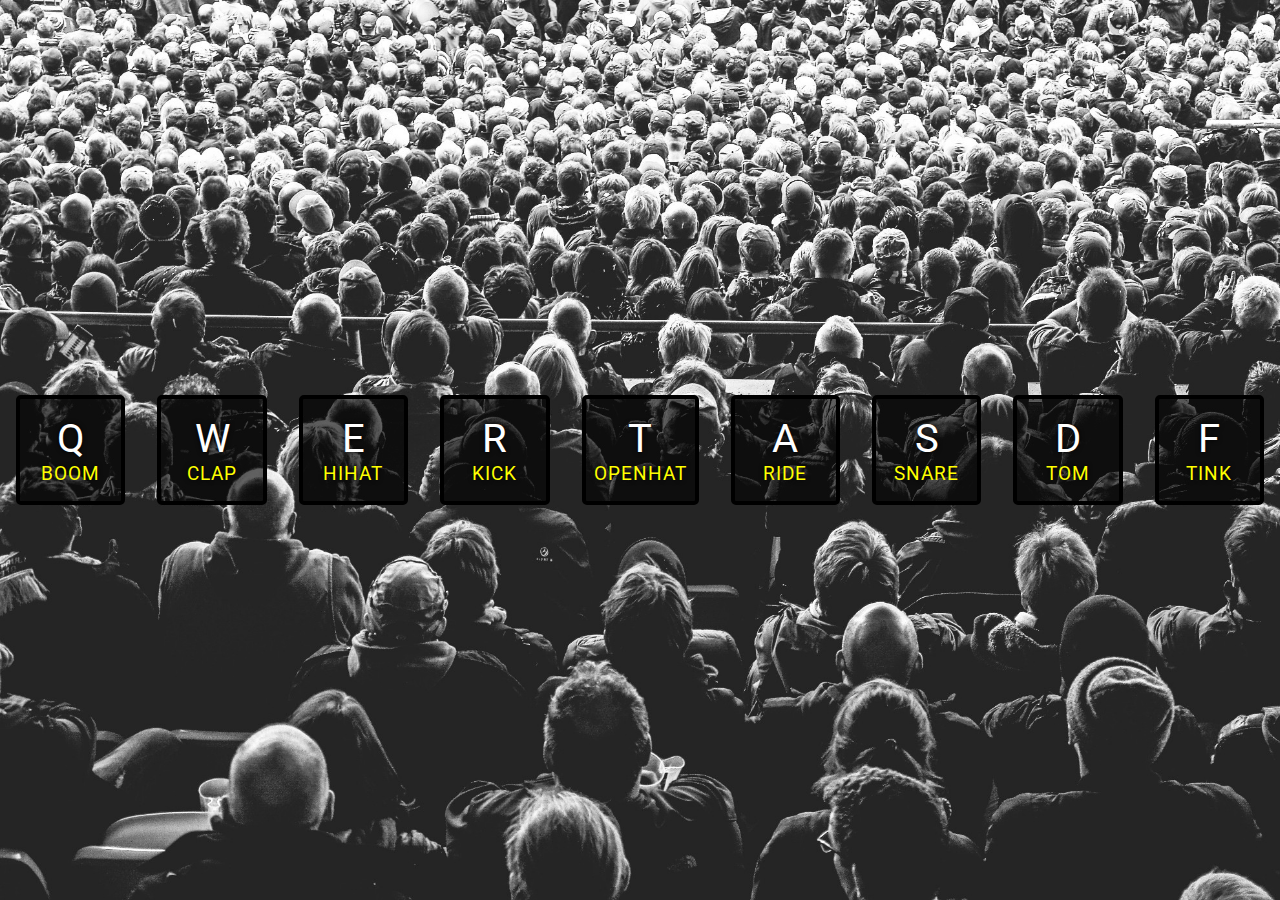
<file: Day 1 Drum Kit/index.html>
<!DOCTYPE html>
<html lang="en">
<head>
    <meta charset="UTF-8">
    <meta http-equiv="X-UA-Compatible" content="IE=edge">
    <meta name="viewport" content="width=device-width, initial-scale=1.0">
    <link rel="stylesheet" href="style.css">
    <title>JS Drum Kit</title>
</head>
<body>
    <div class="keys">
        <div data-key="81" class="key">
            <kbd>Q</kbd>
            <span class="sound">boom</span>
        </div>
        <div data-key="87" class="key">
            <kbd>W</kbd>
            <span class="sound">clap</span>
        </div>
        <div  data-key="69"class="key">
            <kbd>E</kbd>
            <span class="sound">hihat</span>
        </div>
        <div data-key="82" class="key">
            <kbd>R</kbd>
            <span class="sound">kick</span>
        </div>
        <div data-key="84" class="key">
            <kbd>T</kbd>
            <span class="sound">openhat</span>
        </div>
        <div data-key="65" class="key">
            <kbd>A</kbd>
            <span class="sound">ride</span>
        </div>
        <div data-key="83" class="key">
            <kbd>S</kbd>
            <span class="sound">snare</span>
        </div>
        <div data-key="68" class="key">
            <kbd>D</kbd>
            <span class="sound">tom</span>
        </div>
        <div data-key="70" class="key">
            <kbd>F</kbd>
            <span class="sound">tink</span>
        </div>
        
    </div>

    <audio data-key="81" src="sounds/boom.wav"></audio>
    <audio data-key="87" src="sounds/clap.wav"></audio>
    <audio data-key="69" src="sounds/hihat.wav"></audio>
    <audio data-key="82" src="sounds/kick.wav"></audio>
    <audio data-key="84" src="sounds/openhat.wav"></audio>
    <audio data-key="65" src="sounds/ride.wav"></audio>
    <audio data-key="83" src="sounds/snare.wav"></audio>
    <audio data-key="68" src="sounds/tink.wav"></audio>
    <audio data-key="70" src="sounds/tom.wav"></audio>

    <script src="main.js">
    </script>
</body>
</html>
</file>
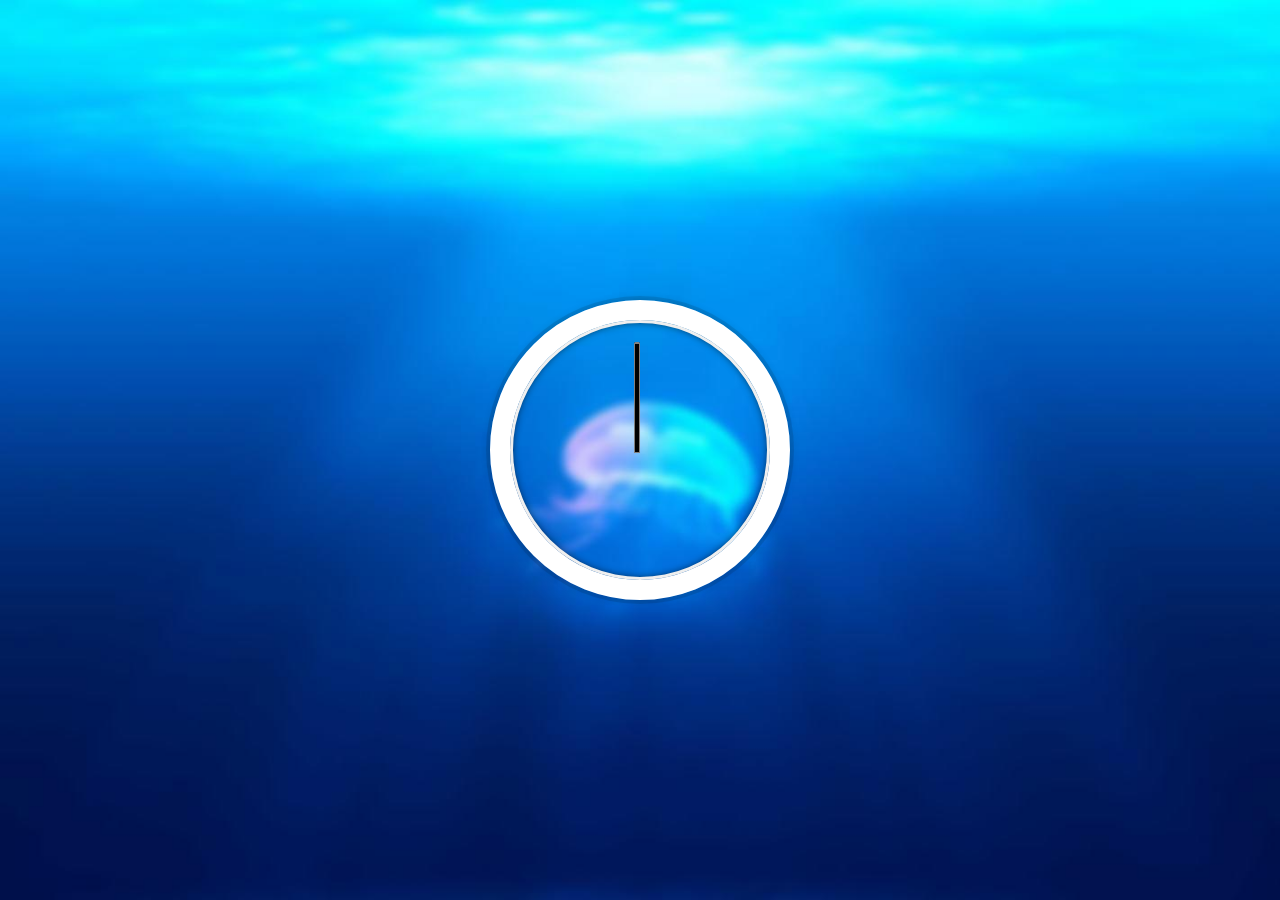
<file: Day 2 CSS JS Clock/index.html>
<!DOCTYPE html>
<html lang="en">
<head>
    <meta charset="UTF-8">
    <meta http-equiv="X-UA-Compatible" content="IE=edge">
    <meta name="viewport" content="width=device-width, initial-scale=1.0">
    <link rel="stylesheet" href="style.css">
    <title>CSS+JS Clock</title>
</head>
<body>
    <div class="clock">
        <div class="clock-face">
            <div class="hand min-hand"></div>
            <div class="hand second-hand"></div>
            <div class="hand hour-hand"></div>
        </div>
    </div>
    <script src="main.js"></script>
</body>
</html>
</file>
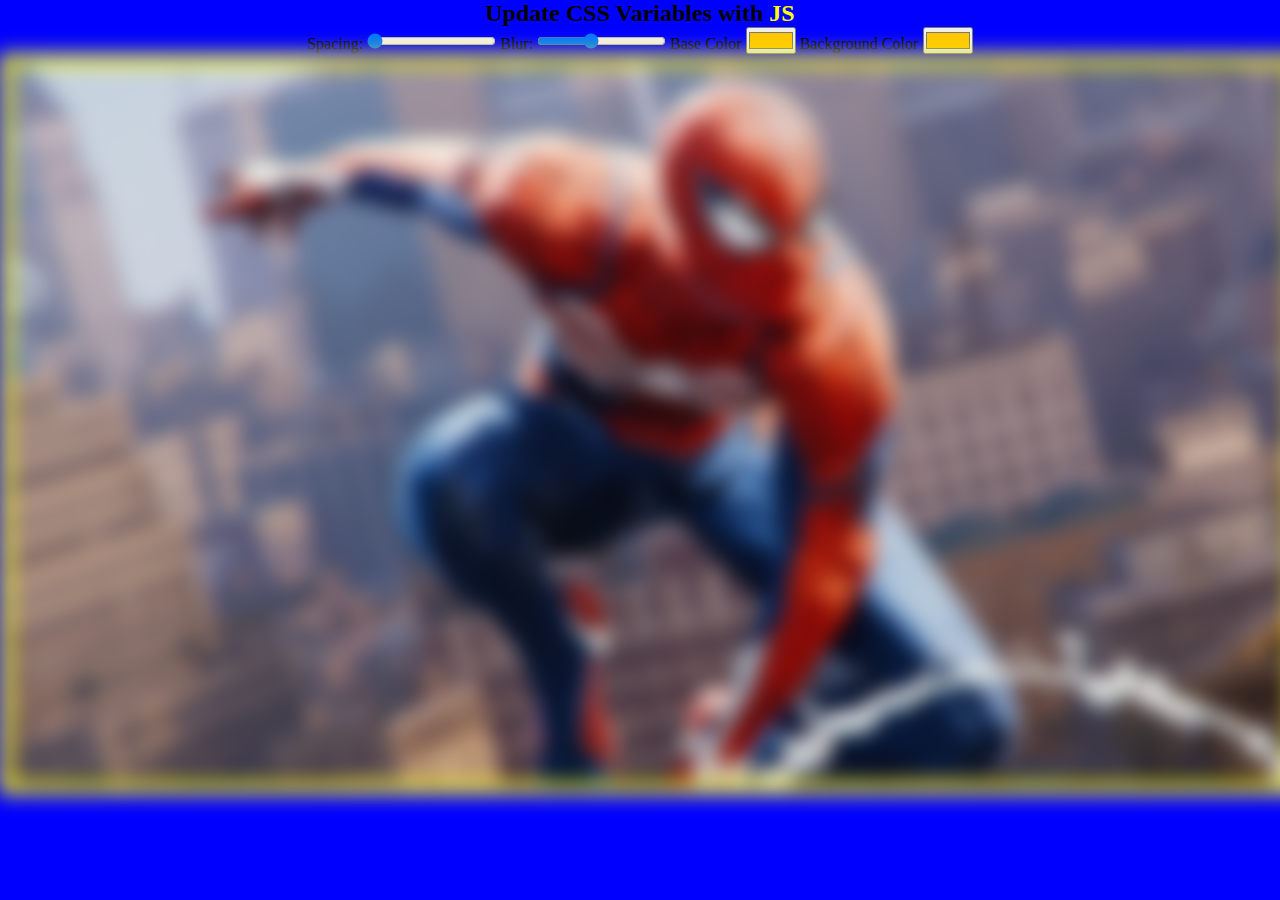
<file: Day 3 Playing with CSS/index.html>
<!DOCTYPE html>
<html lang="en">
<head>
    <meta charset="UTF-8">
    <meta http-equiv="X-UA-Compatible" content="IE=edge">
    <meta name="viewport" content="width=device-width, initial-scale=1.0">
    <link rel="stylesheet" href="style.css">
    <title>Playing with CSS</title>
</head>
<body>

    <h2>Update CSS Variables with <span class='hl'>JS</span></h2>

  <div class="controls">
    <label for="spacing">Spacing:</label>
    <input id="spacing" type="range" name="spacing" min="10" max="200" value="10" data-sizing="px">

    <label for="blur">Blur:</label>
    <input id="blur" type="range" name="blur" min="0" max="25" value="10" data-sizing="px">

    <label for="base">Base Color</label>
    <input id="base" type="color" name="base" value="#ffc600">
    
    <label for="base">Background Color</label>
    <input id="base" type="color" name="color" value="#ffc600">
  </div>

  <img src="Marvel's Spider-Man.jpg">

    <script src="main.js"></script>
</body>
</html>
</file>
<file: Day 1 Drum Kit/style.css>
@import url('https://fonts.googleapis.com/css2?family=Roboto:wght@300&display=swap');

*{
    margin: 0;
    padding: 0;
    box-sizing: border-box;
    font-family: 'Roboto', sans-serif;
}

body{
    background-image: url(./background.jpg);
    background-size: cover;
}

.key{
    border: 4px solid black;
    border-radius: 5px;
    margin: 1rem;
    font-size: 1,2rem;
    padding: 1rem .5rem;
    transition: all .25s ease;
    width: 120px;
    text-align: center;
    color: white;
    background:rgba(0, 0, 0, 0.61);
    text-shadow: 0 0 5px black;
}

.keys {
    display: flex;
    flex: 1;
    min-height: 100vh;
    align-items: center;
    justify-content: center;
  }

.playing{
    transform: scale(1.2);
    border-color: yellow;
    box-shadow: 0 0 1rem yellow;
}

kbd{
    display: block;
    font-size: 40px;
}

.sound{
    font-size: 1.2rem;
    text-transform: uppercase;
    letter-spacing: 1px;
    color: yellow;
}
</file>
<file: Day 2 CSS JS Clock/style.css>
*{
    padding: 0;
    margin: 0;
    box-sizing: border-box;
}

html{
    background: #3197db url(background.jpg) ;
    background-size: cover;
    font-family: 'helvetica neue';
    text-align: center;
    font-size: 10px;
}

body{
   font-size: 2rem;
   display: flex;
   flex: 1;
   min-height: 100vh;
   align-items: center;
}


.clock{
    width: 30rem;
    height: 30rem;
    border: 20px solid white;
    border-radius: 50%;
    margin: 50px auto;
    position: relative;
    padding: 2rem;
    box-shadow: 
        0 0 0px 4px rgba(0,0,0, 0.1),
        inset 0 0 0 3px #efefef,
        inset 0 0 10px black,
        0 0 10px rgba(0,0,0, 0.2);

}

.clock-face{
    position: relative;
    width: 100%;
    height: 100%;
    transform: translateX(-3px);
}

.hand{
    width: 50%;
    height: 6px;
    background: black;
    position: absolute;
    top: 50%;
    transform: rotate(90deg);
    transition: all .05s;
    transition-timing-function: cubic-bezier(0.1, 2.7, 0.58, 1);
    transform-origin: 100%;
    border: solid 1px gray;
}

.second-hand{
    height: 4px;
}

.min-hand{
    height: 5px;
}
</file>
<file: Day 3 Playing with CSS/style.css>
:root{
    --base: yellow;
    --spacing: 10px;
    --blur: 10px;
    --color: blue;
}

*{
    padding: 0px;
    margin: 0px;
    box-sizing: border-box;
}

img{
    padding: var(--spacing);
    background: var(--base);
    filter: blur(var(--blur));
}


.hl{
    color: var(--base);
}

body{
    text-align: center;
    background: var(--color);
}
</file>
